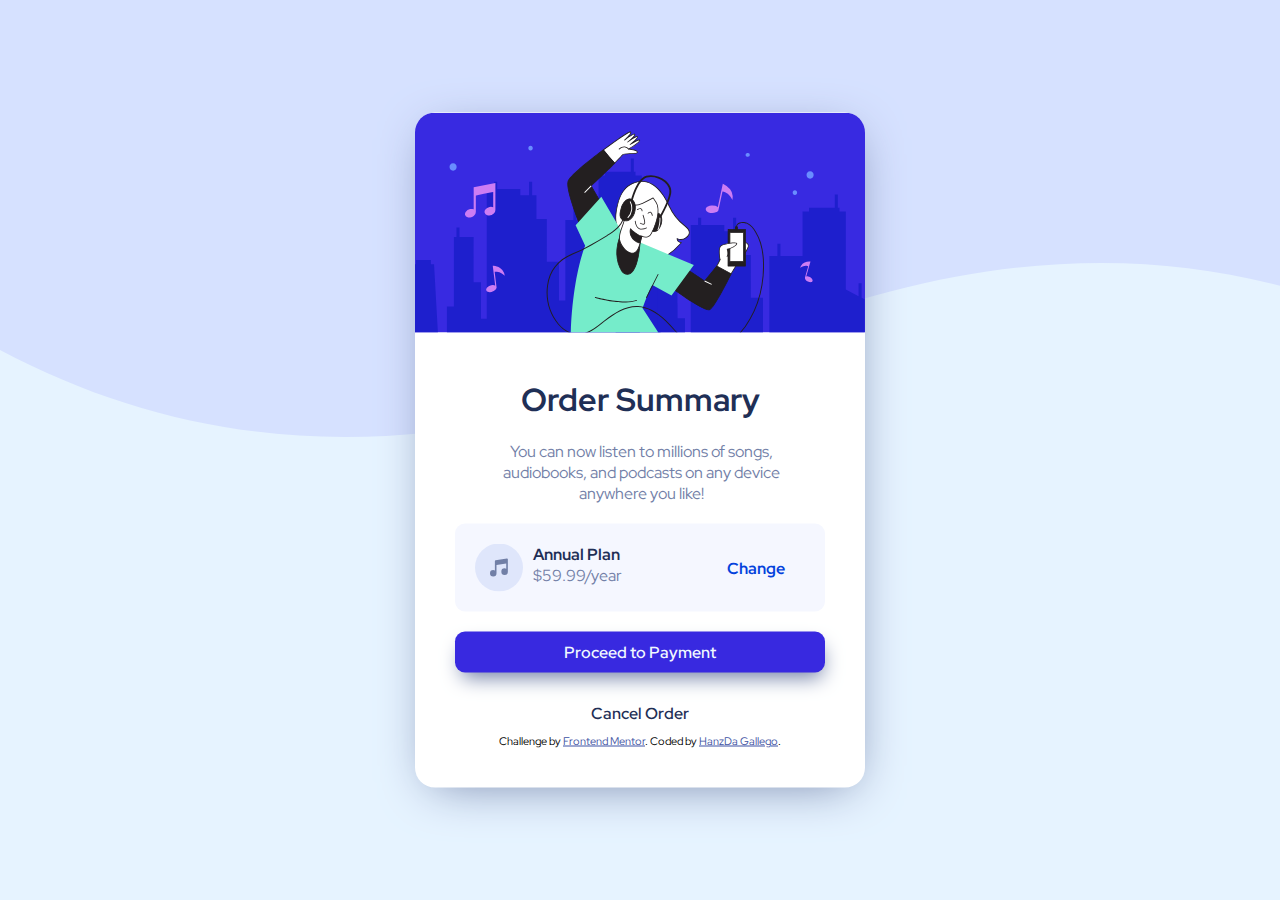
<file: css/order-summary-component-main/index.html>
<!DOCTYPE html>
<html lang="en">
  <head>
    <meta charset="UTF-8" />
    <meta name="viewport" content="width=device-width, initial-scale=1.0" />
    <!-- displays site properly based on user's device -->

    <title>Frontend Mentor | Order summary card</title>

    <link
      rel="icon"
      type="image/png"
      sizes="32x32"
      href="./images/favicon-32x32.png"
    />
    <link rel="stylesheet" href="styles.css" />
  </head>
  <body>
    <article class="card">
      <img src="images/illustration-hero.svg" alt="card image" />
      <section class="content">
        <h4>Order Summary</h4>

        <p class="description">
          You can now listen to millions of songs, audiobooks, and podcasts on
          any device anywhere you like!
        </p>

        <div class="plans-container">
          <img src="images/icon-music.svg" alt="music icon" />
          <div>
            <h6>Annual Plan</h6>
            <p>$59.99/year</p>
          </div>
          <a href="#">Change</a>
        </div>

        <button class='btn btn-pay'>Proceed to Payment</button>
        <button class='btn btn-cancel'>Cancel Order</button>
        
        <div class="attribution">
          Challenge by
          <a href="https://www.frontendmentor.io?ref=challenge" target="_blank"
            >Frontend Mentor</a
          >. Coded by <a href="#">HanzDa Gallego</a>.
        </div>
      </section>
    </article>

  </body>
</html>
</file>
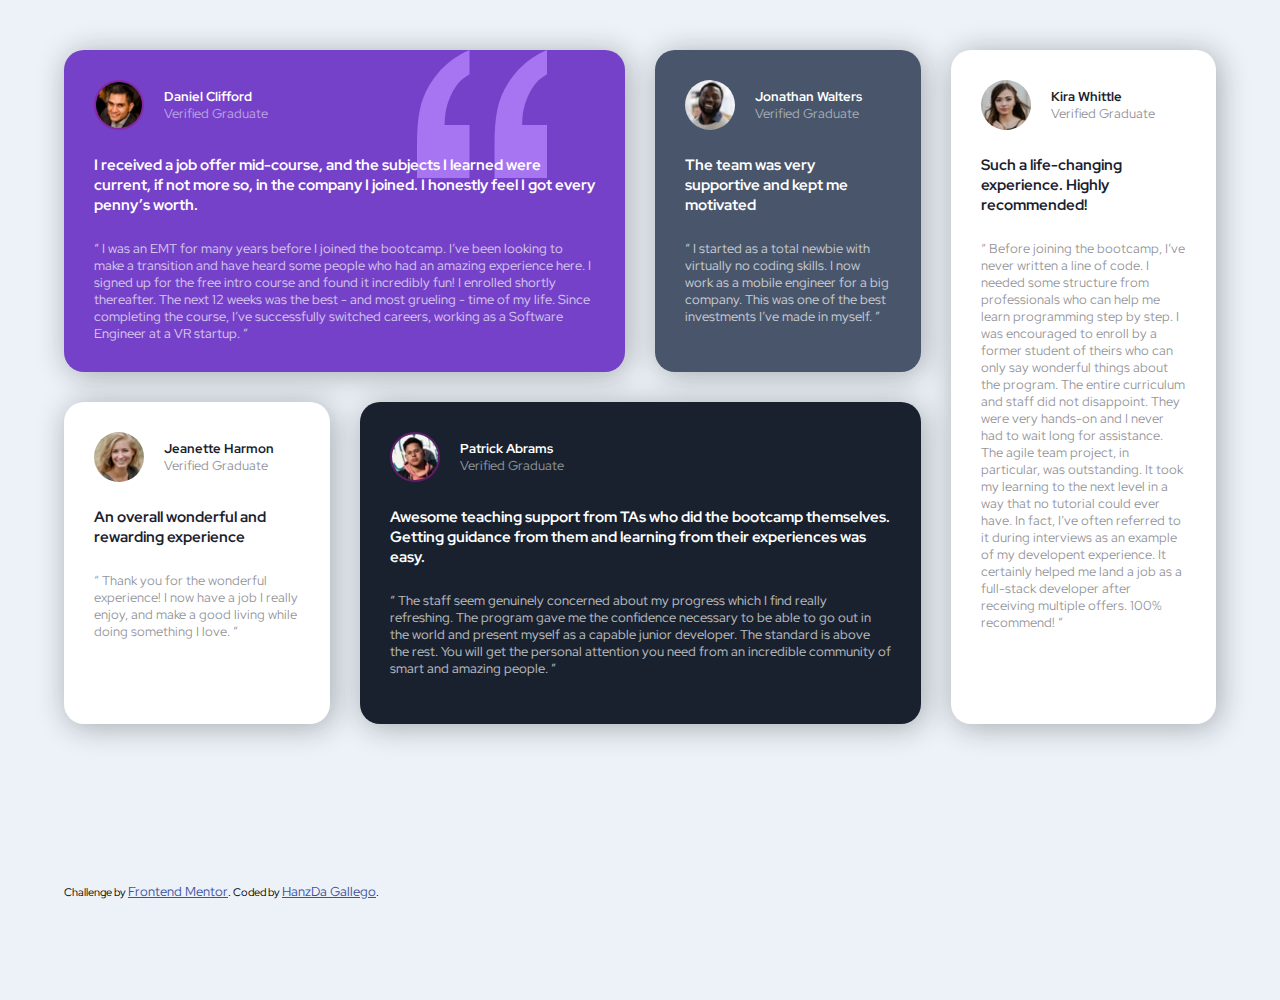
<file: css/testimonials-grid-section-main/index.html>
<!DOCTYPE html>
<html lang="en">
  <head>
    <meta charset="UTF-8" />
    <meta name="viewport" content="width=device-width, initial-scale=1.0" />
    <!-- displays site properly based on user's device -->

    <link
      rel="icon"
      type="image/png"
      sizes="32x32"
      href="./images/favicon-32x32.png"
    />

    <title>Frontend Mentor | [Challenge Name Here]</title>

    <link rel="stylesheet" href="styles.css">
  </head>
  <body>
    <main>
      <article class='cards-container'>
        <section class="card">
          <div class="card-identify">
            <img src="images/image-daniel.jpg" alt="daniel image" />
            <div>
              <h5>Daniel Clifford</h5>
              <p>Verified Graduate</p>
            </div>
          </div>
          
          <p class="card-intro">
            I received a job offer mid-course, and the subjects I learned were
            current, if not more so, in the company I joined. I honestly feel I
            got every penny’s worth.
          </p>

          <p class="card-quote">
            “ I was an EMT for many years before I joined the bootcamp. I’ve
            been looking to make a transition and have heard some people who had
            an amazing experience here. I signed up for the free intro course
            and found it incredibly fun! I enrolled shortly thereafter. The next
            12 weeks was the best - and most grueling - time of my life. Since
            completing the course, I’ve successfully switched careers, working
            as a Software Engineer at a VR startup. ”
          </p>
        </section>

        <section class="card">
          <div class="card-identify">
            <img src="images/image-jonathan.jpg" alt="" />
            <div>
              <h5>Jonathan Walters</h5>
              <p>Verified Graduate</p>
            </div>
          </div>

          <p class="card-intro">
            The team was very supportive and kept me motivated
          </p>
          <p class="card-quote">
            “ I started as a total newbie with virtually no coding skills. I now
            work as a mobile engineer for a big company. This was one of the
            best investments I’ve made in myself. ”
          </p>
        </section>

        <section class="card">
          <div class="card-identify">
            <img src="images/image-jeanette.jpg" alt="" />
            <div>
              <h5>Jeanette Harmon</h5>
              <p>Verified Graduate</p>
            </div>
          </div>
          <p class="card-intro">
            An overall wonderful and rewarding experience
          </p>
          <p class="card-quote">
            “ Thank you for the wonderful experience! I now have a job I really
            enjoy, and make a good living while doing something I love. ”
          </p>
        </section>

        <section class="card">
          <div class="card-identify">
            <img src="images/image-patrick.jpg" alt="" />
            <div>
              <h5>Patrick Abrams</h5>
              <p>Verified Graduate</p>
            </div>
          </div>
          <p class="card-intro">
            Awesome teaching support from TAs who did the bootcamp themselves.
            Getting guidance from them and learning from their experiences was
            easy.
          </p>
          <p class="card-quote">
            “ The staff seem genuinely concerned about my progress which I find
            really refreshing. The program gave me the confidence necessary to
            be able to go out in the world and present myself as a capable
            junior developer. The standard is above the rest. You will get the
            personal attention you need from an incredible community of smart
            and amazing people. ”
          </p>
        </section>

        <section class="card">
          <div class="card-identify">
            <img src="images/image-kira.jpg" alt="" />
            <div>
              <h5>Kira Whittle</h5>
              <p>Verified Graduate</p>
            </div>
          </div>
          <p class="card-intro">
            Such a life-changing experience. Highly recommended!
          </p>
          <p class="card-quote">
            “ Before joining the bootcamp, I’ve never written a line of code. I
            needed some structure from professionals who can help me learn
            programming step by step. I was encouraged to enroll by a former
            student of theirs who can only say wonderful things about the
            program. The entire curriculum and staff did not disappoint. They
            were very hands-on and I never had to wait long for assistance. The
            agile team project, in particular, was outstanding. It took my
            learning to the next level in a way that no tutorial could ever
            have. In fact, I’ve often referred to it during interviews as an
            example of my developent experience. It certainly helped me land a
            job as a full-stack developer after receiving multiple offers. 100%
            recommend! ”
          </p>
        </section>
      </article>

      <div class="attribution">
        Challenge by
        <a href="https://www.frontendmentor.io?ref=challenge" target="_blank"
          >Frontend Mentor</a
        >. Coded by <a href="#">HanzDa Gallego</a>.
      </div>
    </main>
  </body>
</html>
</file>
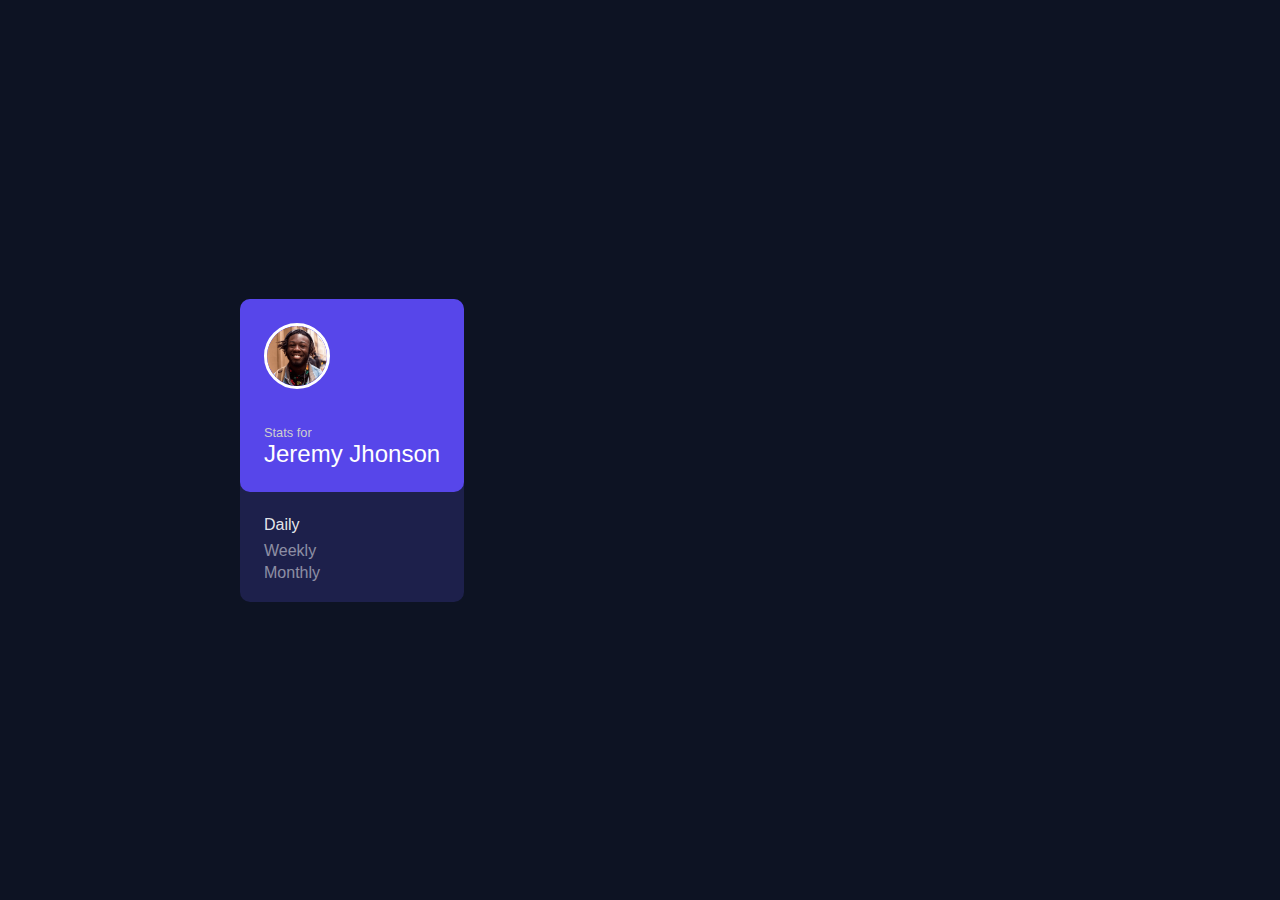
<file: usingJS/time-tracking-dashboard-main/index.html>
<!DOCTYPE html>
<html lang="en">
  <head>
    <meta charset="UTF-8" />
    <meta name="viewport" content="width=device-width, initial-scale=1.0" />
    <!-- displays site properly based on user's device -->

    <link
      rel="icon"
      type="image/png"
      sizes="32x32"
      href="./images/favicon-32x32.png"
    />

    <title>Frontend Mentor | Time tracking dashboard</title>
    <link rel="stylesheet" href="styles.css" />

    <script src='index.js' defer></script>
  </head>
  <body>
    <div class="container">
        <div class="sidebar">
            <div class="profile">
                <img src="images/image-jeremy.png" alt="">
                <p class="stats-text">Stats for</p>
                <p class="name">Jeremy Jhonson</p>
            </div>
            <div class="times">
                <p class="active">Daily</p>
                <p>Weekly</p>
                <p>Monthly</p>
            </div>
        </div>
        <div class="tracks">

        </div>
    </div>

</body>
</html>
</file>
<file: css/order-summary-component-main/styles.css>
@import url('https://fonts.googleapis.com/css2?family=Red+Hat+Display:wght@500&display=swap');

* {
    margin: 0;
    box-sizing: border-box;
}

body {
    background-image:url('images/pattern-background-desktop.svg');
    background-repeat: no-repeat;
    background-color: hsl(208, 100%, 95%);
    font-family: 'Red Hat Display', sans-serif;
}

.card { 
    position: absolute;
    top: 50%;
    left: 50%;
    transform: translate(-50%, -50%);

    width: 450px;
    border-radius: 20px;
    background-color: white;
    box-shadow: 2px 10px 50px -15px hsl(224, 23%, 55%);
    overflow: hidden;
}

/* ----------------------(content)--------------------- */

.content {
    text-align: center;
    padding: 40px
}

.content h4 { 
    color: hsl(223, 47%, 23%);
    font-size: 2rem;
    font-weight: bolder;
}

.content .description {
    width: 90%;
    color: hsl(224, 23%, 55%);
    margin: 20px;
}

/* --------------------(plans)-------------------- */
.plans-container {
    background-color: hsl(225, 100%, 98%);
    border-radius: 10px;
    padding: 20px;
    display: grid;
    grid-template-columns: 1fr 3fr 1fr;
}

.plans-container img {
    display: inline-block;
    grid-column: 1 / 3;
    grid-row: 1;
}

.plans-container div {
    grid-row: 1;
    grid-column: 2;
    text-align: left;
}

.plans-container h6 {
    display: block;
    color:hsl(223, 47%, 23%);
    font-size: 1rem;
    font-weight: bold;
}

.plans-container p {
    color: hsl(224, 23%, 55%);
}

.plans-container a {
    display: flex;
    align-items: center;
    grid-column: 3;
    text-decoration: none;
    color: hsl(223, 96%, 44%);
    font-weight: bold;
    padding: 3px 20px;
}

.plans-container a:hover {
    color: rgb(2, 0, 112);
}

/* --------------------(buttons)------------------- */

.btn {
    width: 100%;
    padding: 10px;
    border-radius: 10px;
    font-family: inherit;
    font-size: 1rem;
    font-weight: 600;
    transition: all 0.08s
}

.btn-pay {
    background-color: hsl(245, 75%, 52%);
    color: aliceblue;
    border: none;
    margin: 20px 0 20px 0;
    box-shadow: 2px 10px 20px -5px hsl(224, 23%, 55%);
}

.btn-pay:hover {
    background-color: hsl(224, 97%, 59%);
    text-shadow: 2px 2px 3px black;
}

.btn-cancel {
    border: none;
    background-color: inherit;
    color:hsl(223, 47%, 23%)
}

.btn-cancel:hover {
    color: hsl(224, 23%, 55%);
}

.attribution { 
    bottom: 10px;
    font-size: 11px;
    text-align: center;
    width: 100%;
}
.attribution a { 
    color: hsl(228, 45%, 44%);
}
</file>
<file: css/testimonials-grid-section-main/styles.css>
@import url('https://fonts.googleapis.com/css2?family=Barlow+Semi+Condensed:wght@500&family=Big+Shoulders+Display:wght@700&family=Red+Hat+Display:wght@500&display=swap');

* {
    margin: 0;
    box-sizing: border-box;
    font-family: 'Barlow Semi Condensed', sans-serif;
    font-family: 'Big Shoulders Display', cursive;
    font-family: 'Red Hat Display', sans-serif;
    font-size: 13px;
}

body {
    background-color: hsl(210, 46%, 95%);
}

main {
    width: 90%;
    height: 100vh;
    margin: 50px auto;
}

/* --------------(cards general styles)--------------- */
.cards-container {
    display: grid;
    grid-template-columns: 1fr 1fr 1fr 1fr;
    grid-template-rows: 1fr 1fr;
    gap: 30px
}

.card {
    padding: 30px;
    border-radius: 20px;
    box-shadow: 3px 3px 30px #1a1a1a55;
    height: 100%; 
}

.card .card-identify {
    display: flex;
    gap: 20px;
    margin-bottom: 25px;
}

.card .card-identify img {
    border-radius: 50%;
    width: 50px;  
}

.card .card-identify div {
    display: flex;
    flex-direction: column;
    justify-content: center;
}

.card-identify div h5 {
    color: white;
}
.card-identify div p {
    color: #fff8
}

.card .card-intro {
    margin-bottom: 25px;
    color: #fff;
    font-size: 15px;
    font-weight: bold;
}

.card .card-quote {
    color: #fff;
    opacity: 70%;
}

/* ----------------(specific for each card)--------------- */
.card:nth-child(1) {
    grid-column: 1 / 3;
    background-image: url('images/bg-pattern-quotation.svg');
    background-repeat: no-repeat;
    background-position: right 18% top;
    background-size: 130px;
    background-color: hsl(263, 55%, 52%);
}
.card:nth-child(1) img {
    border: 2px solid rgba(143, 27, 143, 0.6)
}

.card:nth-child(2) {
    grid-column: 3;
    background-color: hsl(217, 19%, 35%);
}

.card:nth-child(3) {
    grid-row: 2;
    grid-column: 1;
    background-color: white;
}
.card:nth-child(3) h5,
.card:nth-child(3) .card-intro {
    color: hsl(219, 29%, 14%)
}
.card:nth-child(3) .card-identify p {
    color: hsla(219, 29%, 14%, 50%)
}
.card.card:nth-child(3) .card-quote {
    color: hsla(219, 29%, 14%, 70%)
}

.card.card:nth-child(4) {
    grid-column: 2 / 4;
    grid-row: 2;
    background-color: hsl(219, 29%, 14%)
}
.card:nth-child(4) img {
    border: 2px solid rgba(143, 27, 143, 0.6)
}


.card:nth-child(5) {
    grid-column: 4;
    grid-row: 1 / span 2;
    background-color: white;
}
.card:nth-child(5) h5,
.card:nth-child(5) .card-intro {
    color: hsl(219, 29%, 14%)
}
.card:nth-child(5) .card-identify p {
    color: hsla(219, 29%, 14%, 50%)
}
.card.card:nth-child(5) .card-quote {
    color: hsla(219, 29%, 14%, 70%)
}


.attribution {
    position: absolute;
    bottom: 0;
    font-size: 11px;
    text-align: center;
}
.attribution a {
  color: hsl(228, 45%, 44%);
}
</file>
<file: usingJS/time-tracking-dashboard-main/styles.css>
:root{
    --background-color: #0d1323;
    --background-light: #1d204b;
    --color-blue: #5746ea;

    --color-orange: #ff8b64;
    --color-light-blue: #56c2e6;
    --color-red: #ff5e7d;
    --color-green: #4bcf83;
    --color-purple: #7434d1;
    --color-yellow: #f1c75b;
}

*{
    margin: 0;
    padding: 0;
}

html, body{
    min-height: 100vh;
}
/* centering the container, you don't center the container
    it-self but the content of the body
*/
body{
    background-color: var(--background-color);
    display: flex;
    justify-content: center;
    align-items: center;
    font-family: Arial, Helvetica, sans-serif
}

.container{
    width: 100%;
    max-width: 800px;
    margin: 3em;
    display: flex;
}
.sidebar{
    background-color: var(--background-light);
    border-radius: 10px;
}
.tracks{
    flex-grow: 1;
    margin-left: 1.5em;
    display: grid;
    grid-template-columns: repeat(auto-fit, minmax(150px, 1fr));
    grid-gap: 1.5em;
}

.profile{
    background-color: var(--color-blue);
    padding: 1.5em;
    border-radius: 10px;
}
.profile img{
    height: 60px;
    width: 60px;
    border-radius: 50%;
    border: 3px solid #fff;
    margin-bottom: 2em;
}

.stats-text{
    font-size: .8em;
    color: #cecece;
}
.name{
    font-size: 1.5em;
    color: #fff;
}
.times{
    padding: 1em 1.5em;
    color: rgba(255, 255, 255, 0.5);
}

.times p {
    margin: 4px 0;
}
.times p.active{
    color: rgba(255, 255, 255, 0.9);
    margin: .5em 0;
}

.times p:hover {
    cursor: pointer;
    color:#bebebe
}

.track-item{
    /* background-color: #fff; */
    border-radius: 10px;
    background-color: var(--background-light);
    color: #fff;
    padding: 1em;
    position: relative;
    margin-top: 14px;
}
.track-item .nav{
    display: flex;
    justify-content: space-between;
}
.track-item .nav span:nth-child(2){
    margin-top: -.3em;
    font-weight: bolder;
}

.track-item .time{
    font-size: 2em;
    margin-top: .5em;
}
.track-item .previous{
    color: rgba(255, 255, 255, 0.5);
}

.track-item::after {
    content: '';
    height: 100%;
    width: 100%;
    position: absolute;
    top: -15px;
    left: 0;
    z-index: -1;
    border-radius: 10px;
    transition: top .3s;
}
.track-item:hover::after{
    top: -30px;
}

.track-item:nth-child(1)::after{
    background-color: var(--color-orange);
}
.track-item:nth-child(2)::after{
    background-color: var(--color-light-blue);
}
.track-item:nth-child(3)::after{
    background-color: var(--color-red);
}
.track-item:nth-child(4)::after{
    background-color: var(--color-green);
}
.track-item:nth-child(5)::after{
    background-color: var(--color-purple);
}
.track-item:nth-child(6)::after{
    background-color: var(--color-yellow);
}


@media(max-width: 680px) {
    .container{
        flex-direction: column;
    }
    .sidebar{
        margin-bottom: 1.5em;
    }
    .tracks{
        margin-left: 0;
    }
}
</file>
